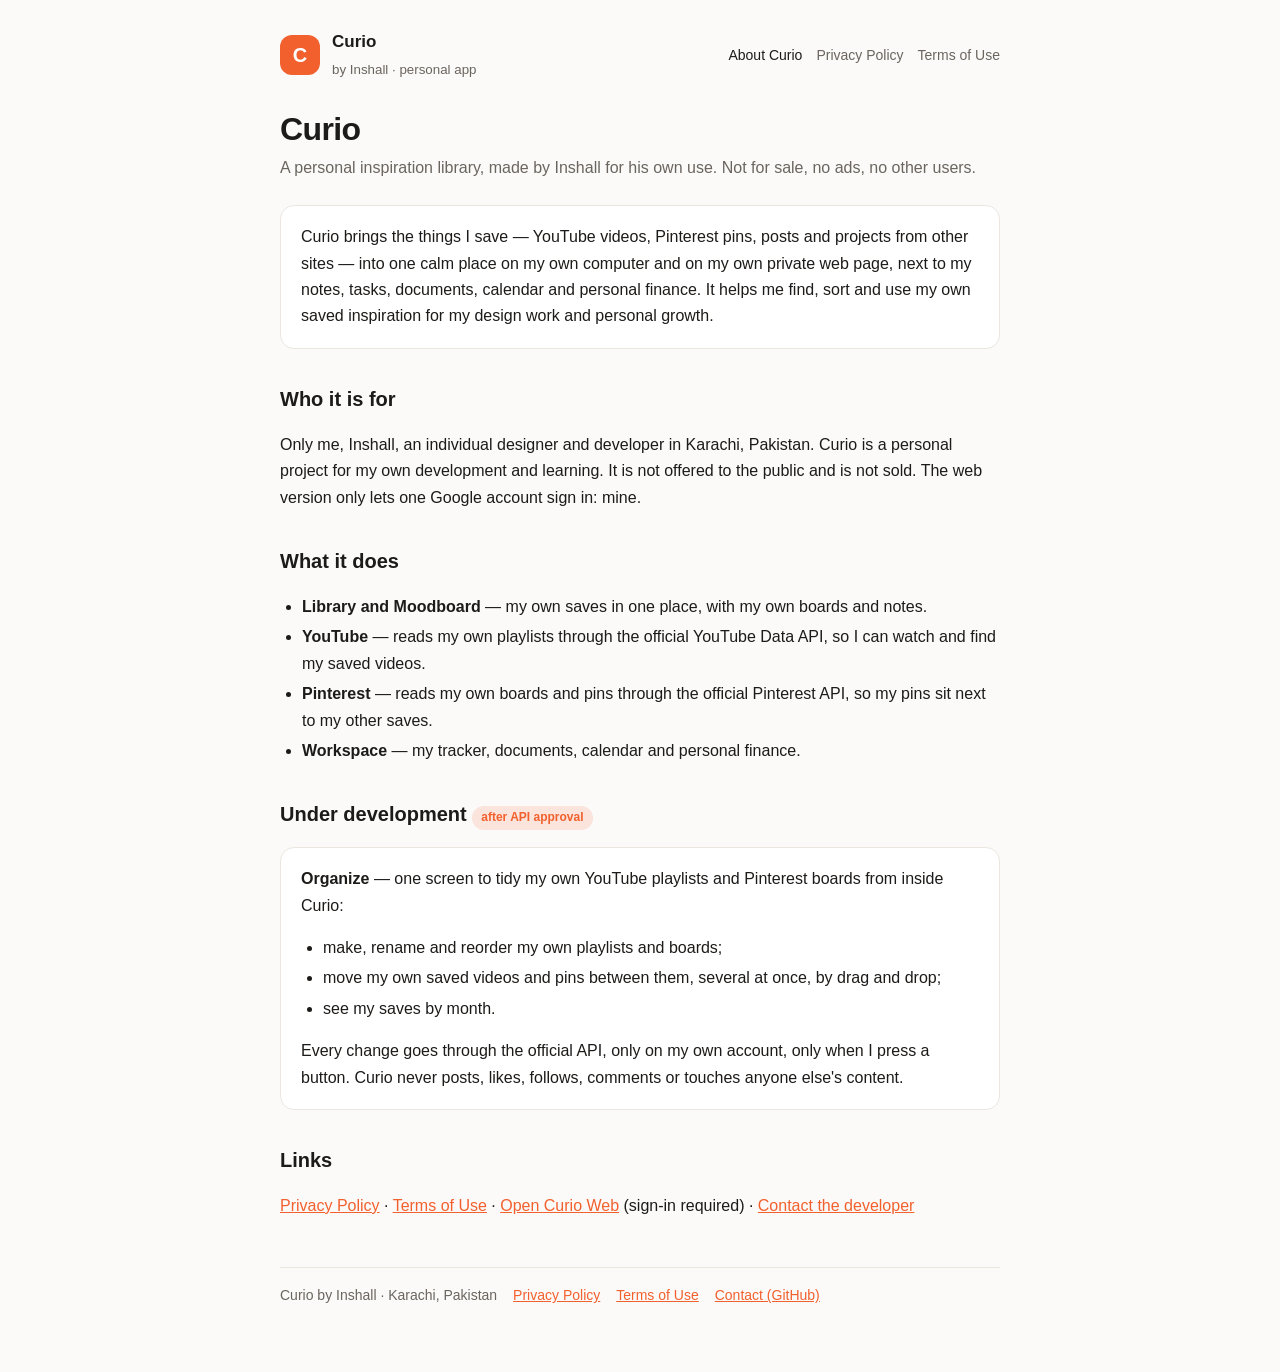
<file: public/inshall/index.html>
<!doctype html>
<html lang="en"><head><meta charset="utf-8"><meta name="viewport" content="width=device-width,initial-scale=1">
<title>About Curio · Curio by Inshall</title><meta name="description" content="Curio by Inshall — a personal inspiration library. About Curio.">
<link rel="icon" href="/icon.svg" type="image/svg+xml"><style>
:root{--bg:#fbfaf8;--card:#fff;--ink:#1d1b19;--muted:#6b6560;--line:#ebe6e0;--accent:#f2602d}
@media (prefers-color-scheme:dark){:root{--bg:#141312;--card:#1c1b19;--ink:#f2efeb;--muted:#a59e97;--line:#2c2a27}}
*{box-sizing:border-box}html{-webkit-text-size-adjust:100%}
body{margin:0;background:var(--bg);color:var(--ink);font:16px/1.65 Inter,-apple-system,"Segoe UI",Roboto,Helvetica,Arial,sans-serif}
.wrap{max-width:760px;margin:0 auto;padding:28px 20px 64px}
header{display:flex;align-items:center;gap:12px;margin-bottom:28px}
.logo{width:40px;height:40px;border-radius:12px;background:var(--accent);color:#fff;display:grid;place-items:center;font-weight:800;font-size:20px}
header b{display:block;font-size:17px}header small{color:var(--muted)}
nav.top{margin-left:auto;display:flex;gap:14px;font-size:14px;flex-wrap:wrap}
a{color:var(--accent)}nav.top a{color:var(--muted);text-decoration:none}nav.top a.on,nav.top a:hover{color:var(--ink)}
h1{font-size:32px;line-height:1.2;letter-spacing:-.02em;margin:0 0 6px}
h2{font-size:20px;margin:34px 0 8px}h3{font-size:16px;margin:20px 0 4px}
.sub{color:var(--muted);margin:0 0 24px}
.card{background:var(--card);border:1px solid var(--line);border-radius:14px;padding:18px 20px;margin:16px 0}
table{width:100%;border-collapse:collapse;font-size:15px}th,td{text-align:left;vertical-align:top;padding:9px 10px;border-bottom:1px solid var(--line)}
th{color:var(--muted);font-weight:600;font-size:13px}
.pill{display:inline-block;font-size:12px;font-weight:700;padding:2px 9px;border-radius:99px;background:color-mix(in srgb,var(--accent) 14%,transparent);color:var(--accent)}
ul{padding-left:22px}li{margin:4px 0}
footer{margin-top:48px;padding-top:16px;border-top:1px solid var(--line);color:var(--muted);font-size:14px;display:flex;gap:16px;flex-wrap:wrap}
</style></head>
<body><div class="wrap">
<header><div class="logo">C</div><div><b>Curio</b><small>by Inshall · personal app</small></div><nav class="top"><a href="/inshall/" class=on>About Curio</a><a href="/inshall/privacy-policy/">Privacy Policy</a><a href="/inshall/terms/">Terms of Use</a></nav></header>

<h1>Curio</h1>
<p class="sub">A personal inspiration library, made by Inshall for his own use. Not for sale, no ads, no other users.</p>
<div class="card"><p style="margin:0">Curio brings the things I save — YouTube videos, Pinterest pins, posts and projects from other sites — into one
calm place on my own computer and on my own private web page, next to my notes, tasks, documents, calendar and personal finance.
It helps me find, sort and use my own saved inspiration for my design work and personal growth.</p></div>

<h2>Who it is for</h2>
<p>Only me, Inshall, an individual designer and developer in Karachi, Pakistan. Curio is a personal project for my own development and learning.
It is not offered to the public and is not sold. The web version only lets one Google account sign in: mine.</p>

<h2>What it does</h2>
<ul>
<li><b>Library and Moodboard</b> — my own saves in one place, with my own boards and notes.</li>
<li><b>YouTube</b> — reads my own playlists through the official YouTube Data API, so I can watch and find my saved videos.</li>
<li><b>Pinterest</b> — reads my own boards and pins through the official Pinterest API, so my pins sit next to my other saves.</li>
<li><b>Workspace</b> — my tracker, documents, calendar and personal finance.</li>
</ul>

<h2>Under development <span class="pill">after API approval</span></h2>
<div class="card">
<p style="margin-top:0"><b>Organize</b> — one screen to tidy my own YouTube playlists and Pinterest boards from inside Curio:</p>
<ul>
<li>make, rename and reorder my own playlists and boards;</li>
<li>move my own saved videos and pins between them, several at once, by drag and drop;</li>
<li>see my saves by month.</li>
</ul>
<p style="margin-bottom:0">Every change goes through the official API, only on my own account, only when I press a button. Curio never posts, likes,
follows, comments or touches anyone else's content.</p>
</div>

<h2>Links</h2>
<p><a href="/inshall/privacy-policy/">Privacy Policy</a> · <a href="/inshall/terms/">Terms of Use</a> · <a href="/">Open Curio Web</a> (sign-in required) ·
<a href="https://github.com/InshallAdnan">Contact the developer</a></p>

<footer><span>Curio by Inshall · Karachi, Pakistan</span><a href="/inshall/privacy-policy/">Privacy Policy</a><a href="/inshall/terms/">Terms of Use</a><a href="https://github.com/InshallAdnan">Contact (GitHub)</a></footer>
</div></body></html>
</file>
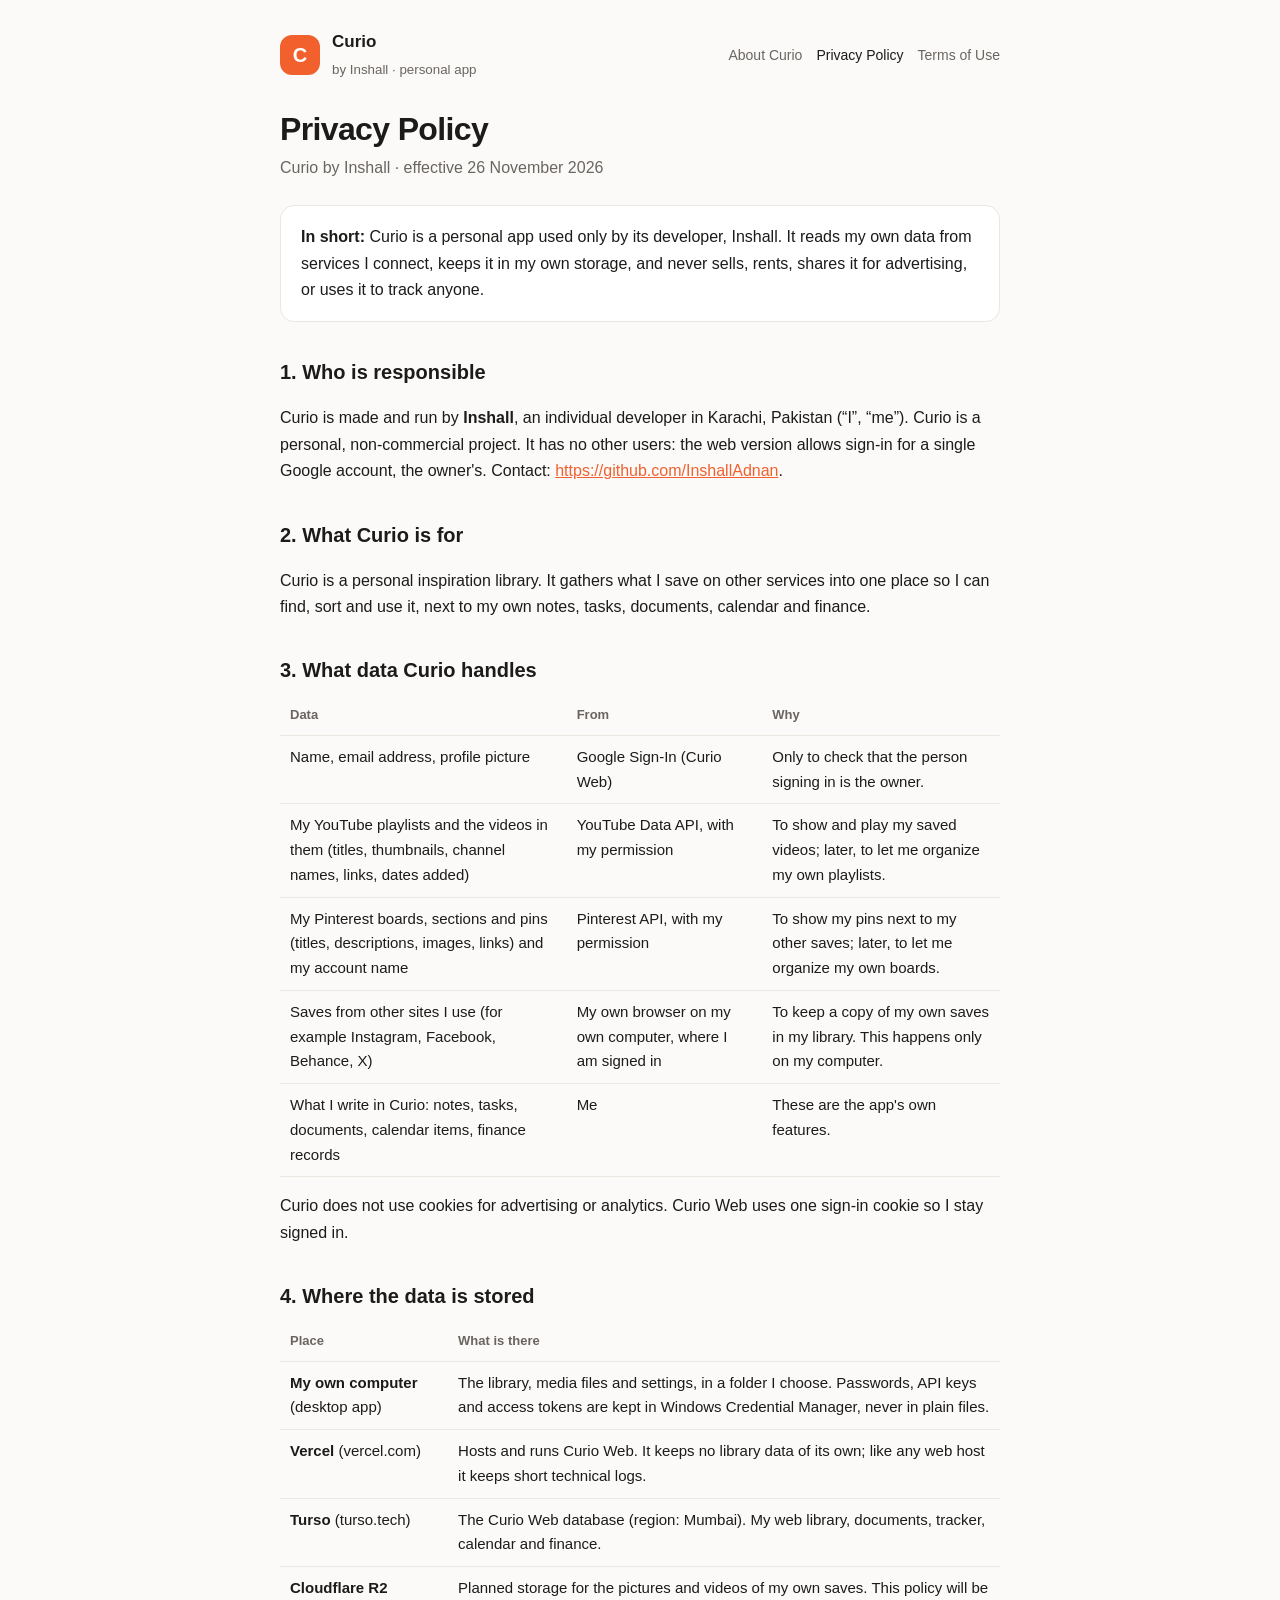
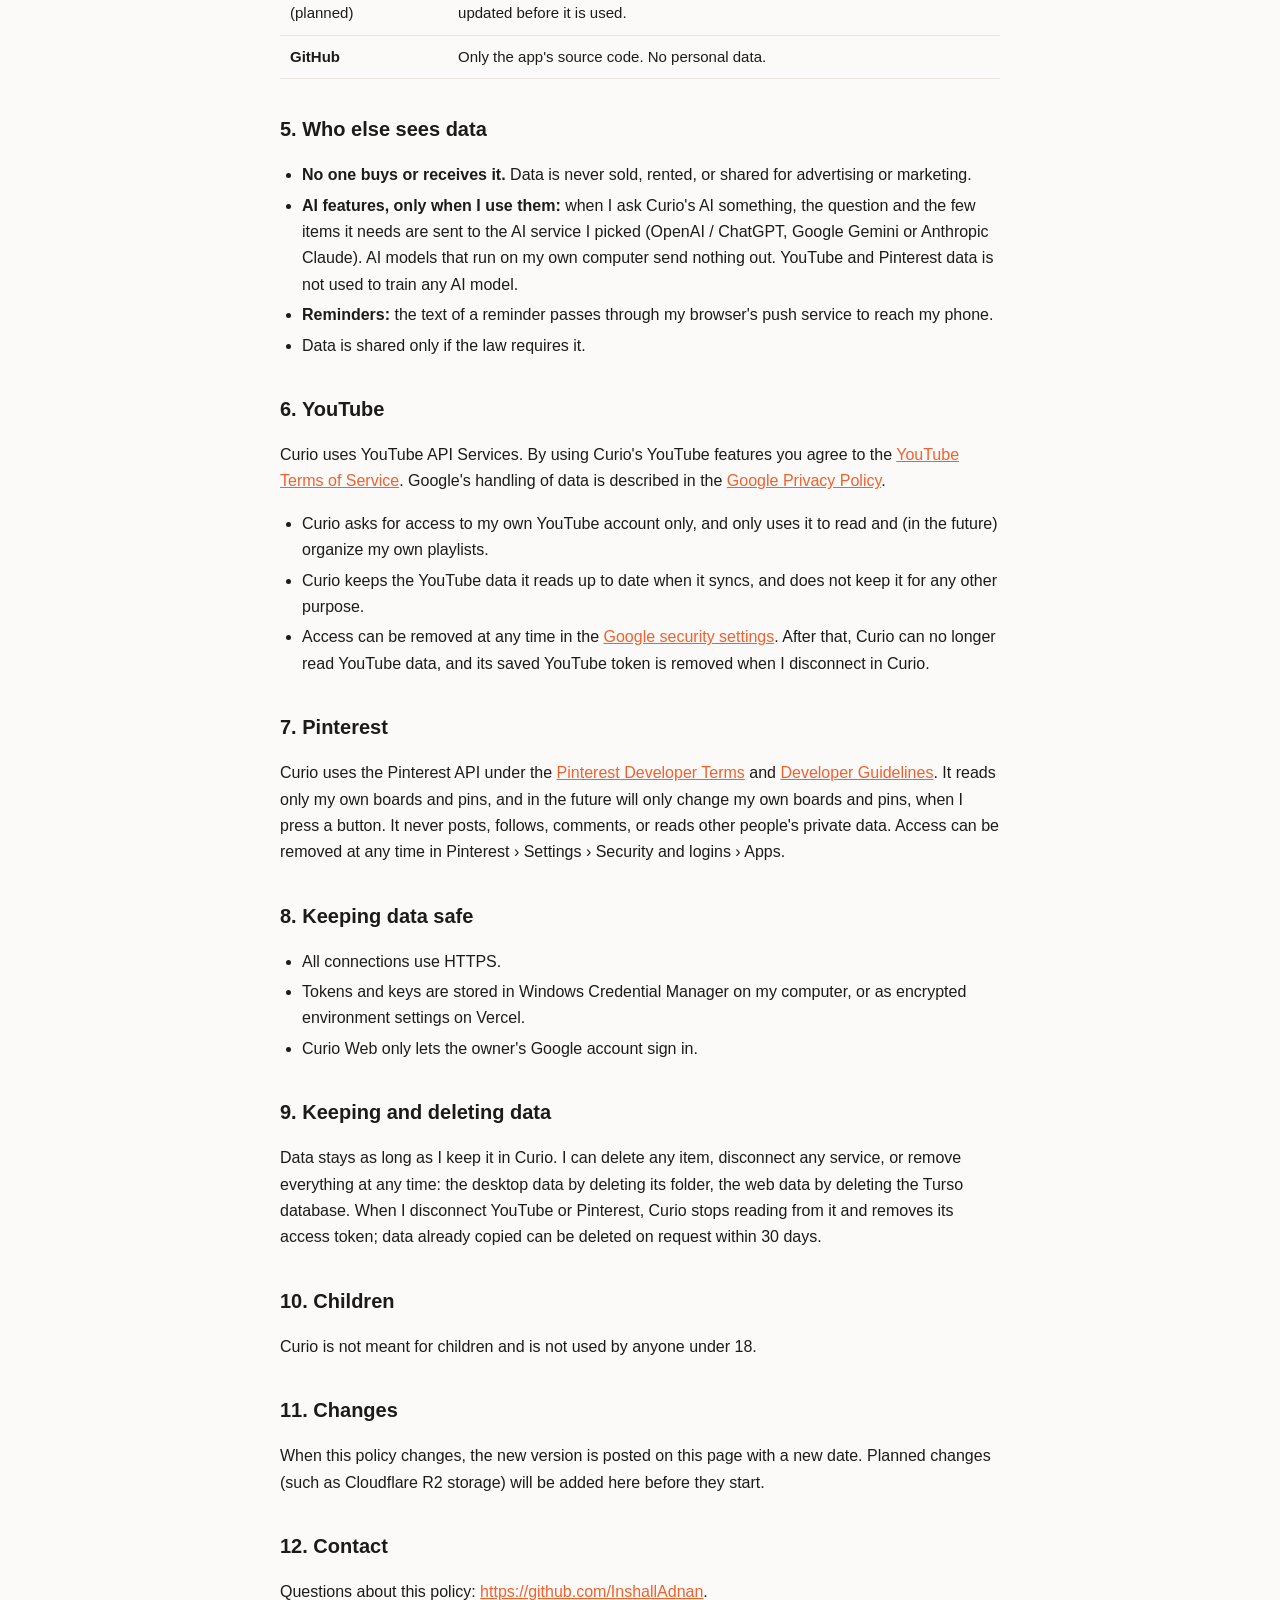
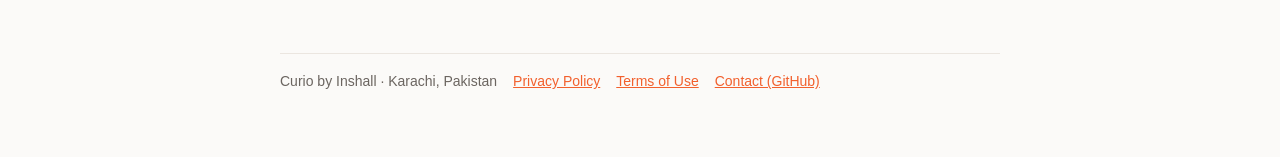
<file: public/inshall/privacy-policy/index.html>
<!doctype html>
<html lang="en"><head><meta charset="utf-8"><meta name="viewport" content="width=device-width,initial-scale=1">
<title>Privacy Policy · Curio by Inshall</title><meta name="description" content="Curio by Inshall — a personal inspiration library. Privacy Policy.">
<link rel="icon" href="/icon.svg" type="image/svg+xml"><style>
:root{--bg:#fbfaf8;--card:#fff;--ink:#1d1b19;--muted:#6b6560;--line:#ebe6e0;--accent:#f2602d}
@media (prefers-color-scheme:dark){:root{--bg:#141312;--card:#1c1b19;--ink:#f2efeb;--muted:#a59e97;--line:#2c2a27}}
*{box-sizing:border-box}html{-webkit-text-size-adjust:100%}
body{margin:0;background:var(--bg);color:var(--ink);font:16px/1.65 Inter,-apple-system,"Segoe UI",Roboto,Helvetica,Arial,sans-serif}
.wrap{max-width:760px;margin:0 auto;padding:28px 20px 64px}
header{display:flex;align-items:center;gap:12px;margin-bottom:28px}
.logo{width:40px;height:40px;border-radius:12px;background:var(--accent);color:#fff;display:grid;place-items:center;font-weight:800;font-size:20px}
header b{display:block;font-size:17px}header small{color:var(--muted)}
nav.top{margin-left:auto;display:flex;gap:14px;font-size:14px;flex-wrap:wrap}
a{color:var(--accent)}nav.top a{color:var(--muted);text-decoration:none}nav.top a.on,nav.top a:hover{color:var(--ink)}
h1{font-size:32px;line-height:1.2;letter-spacing:-.02em;margin:0 0 6px}
h2{font-size:20px;margin:34px 0 8px}h3{font-size:16px;margin:20px 0 4px}
.sub{color:var(--muted);margin:0 0 24px}
.card{background:var(--card);border:1px solid var(--line);border-radius:14px;padding:18px 20px;margin:16px 0}
table{width:100%;border-collapse:collapse;font-size:15px}th,td{text-align:left;vertical-align:top;padding:9px 10px;border-bottom:1px solid var(--line)}
th{color:var(--muted);font-weight:600;font-size:13px}
.pill{display:inline-block;font-size:12px;font-weight:700;padding:2px 9px;border-radius:99px;background:color-mix(in srgb,var(--accent) 14%,transparent);color:var(--accent)}
ul{padding-left:22px}li{margin:4px 0}
footer{margin-top:48px;padding-top:16px;border-top:1px solid var(--line);color:var(--muted);font-size:14px;display:flex;gap:16px;flex-wrap:wrap}
</style></head>
<body><div class="wrap">
<header><div class="logo">C</div><div><b>Curio</b><small>by Inshall · personal app</small></div><nav class="top"><a href="/inshall/">About Curio</a><a href="/inshall/privacy-policy/" class=on>Privacy Policy</a><a href="/inshall/terms/">Terms of Use</a></nav></header>

<h1>Privacy Policy</h1>
<p class="sub">Curio by Inshall · effective 26 November 2026</p>

<div class="card"><p style="margin:0"><b>In short:</b> Curio is a personal app used only by its developer, Inshall. It reads my own data from
services I connect, keeps it in my own storage, and never sells, rents, shares it for advertising, or uses it to track anyone.</p></div>

<h2>1. Who is responsible</h2>
<p>Curio is made and run by <b>Inshall</b>, an individual developer in Karachi, Pakistan (“I”, “me”). Curio is a personal, non-commercial
project. It has no other users: the web version allows sign-in for a single Google account, the owner's.
Contact: <a href="https://github.com/InshallAdnan">https://github.com/InshallAdnan</a>.</p>

<h2>2. What Curio is for</h2>
<p>Curio is a personal inspiration library. It gathers what I save on other services into one place so I can find, sort and use it,
next to my own notes, tasks, documents, calendar and finance.</p>

<h2>3. What data Curio handles</h2>
<table>
<tr><th>Data</th><th>From</th><th>Why</th></tr>
<tr><td>Name, email address, profile picture</td><td>Google Sign-In (Curio Web)</td><td>Only to check that the person signing in is the owner.</td></tr>
<tr><td>My YouTube playlists and the videos in them (titles, thumbnails, channel names, links, dates added)</td><td>YouTube Data API, with my permission</td><td>To show and play my saved videos; later, to let me organize my own playlists.</td></tr>
<tr><td>My Pinterest boards, sections and pins (titles, descriptions, images, links) and my account name</td><td>Pinterest API, with my permission</td><td>To show my pins next to my other saves; later, to let me organize my own boards.</td></tr>
<tr><td>Saves from other sites I use (for example Instagram, Facebook, Behance, X)</td><td>My own browser on my own computer, where I am signed in</td><td>To keep a copy of my own saves in my library. This happens only on my computer.</td></tr>
<tr><td>What I write in Curio: notes, tasks, documents, calendar items, finance records</td><td>Me</td><td>These are the app's own features.</td></tr>
</table>
<p>Curio does not use cookies for advertising or analytics. Curio Web uses one sign-in cookie so I stay signed in.</p>

<h2>4. Where the data is stored</h2>
<table>
<tr><th>Place</th><th>What is there</th></tr>
<tr><td><b>My own computer</b> (desktop app)</td><td>The library, media files and settings, in a folder I choose. Passwords, API keys and access tokens are kept in Windows Credential Manager, never in plain files.</td></tr>
<tr><td><b>Vercel</b> (vercel.com)</td><td>Hosts and runs Curio Web. It keeps no library data of its own; like any web host it keeps short technical logs.</td></tr>
<tr><td><b>Turso</b> (turso.tech)</td><td>The Curio Web database (region: Mumbai). My web library, documents, tracker, calendar and finance.</td></tr>
<tr><td><b>Cloudflare R2</b> (planned)</td><td>Planned storage for the pictures and videos of my own saves. This policy will be updated before it is used.</td></tr>
<tr><td><b>GitHub</b></td><td>Only the app's source code. No personal data.</td></tr>
</table>

<h2>5. Who else sees data</h2>
<ul>
<li><b>No one buys or receives it.</b> Data is never sold, rented, or shared for advertising or marketing.</li>
<li><b>AI features, only when I use them:</b> when I ask Curio's AI something, the question and the few items it needs are sent to the AI service I picked
(OpenAI / ChatGPT, Google Gemini or Anthropic Claude). AI models that run on my own computer send nothing out.
YouTube and Pinterest data is not used to train any AI model.</li>
<li><b>Reminders:</b> the text of a reminder passes through my browser's push service to reach my phone.</li>
<li>Data is shared only if the law requires it.</li>
</ul>

<h2>6. YouTube</h2>
<p>Curio uses YouTube API Services. By using Curio's YouTube features you agree to the
<a href="https://www.youtube.com/t/terms">YouTube Terms of Service</a>. Google's handling of data is described in the
<a href="http://www.google.com/policies/privacy">Google Privacy Policy</a>.</p>
<ul>
<li>Curio asks for access to my own YouTube account only, and only uses it to read and (in the future) organize my own playlists.</li>
<li>Curio keeps the YouTube data it reads up to date when it syncs, and does not keep it for any other purpose.</li>
<li>Access can be removed at any time in the
<a href="https://security.google.com/settings/security/permissions">Google security settings</a>. After that, Curio can no longer read YouTube data,
and its saved YouTube token is removed when I disconnect in Curio.</li>
</ul>

<h2>7. Pinterest</h2>
<p>Curio uses the Pinterest API under the <a href="https://developers.pinterest.com/terms/">Pinterest Developer Terms</a> and
<a href="https://policy.pinterest.com/en/developer-guidelines">Developer Guidelines</a>. It reads only my own boards and pins, and in the future will
only change my own boards and pins, when I press a button. It never posts, follows, comments, or reads other people's private data.
Access can be removed at any time in Pinterest › Settings › Security and logins › Apps.</p>

<h2>8. Keeping data safe</h2>
<ul>
<li>All connections use HTTPS.</li>
<li>Tokens and keys are stored in Windows Credential Manager on my computer, or as encrypted environment settings on Vercel.</li>
<li>Curio Web only lets the owner's Google account sign in.</li>
</ul>

<h2>9. Keeping and deleting data</h2>
<p>Data stays as long as I keep it in Curio. I can delete any item, disconnect any service, or remove everything at any time:
the desktop data by deleting its folder, the web data by deleting the Turso database. When I disconnect YouTube or Pinterest,
Curio stops reading from it and removes its access token; data already copied can be deleted on request within 30 days.</p>

<h2>10. Children</h2>
<p>Curio is not meant for children and is not used by anyone under 18.</p>

<h2>11. Changes</h2>
<p>When this policy changes, the new version is posted on this page with a new date. Planned changes (such as Cloudflare R2 storage) will be added here before they start.</p>

<h2>12. Contact</h2>
<p>Questions about this policy: <a href="https://github.com/InshallAdnan">https://github.com/InshallAdnan</a>.</p>

<footer><span>Curio by Inshall · Karachi, Pakistan</span><a href="/inshall/privacy-policy/">Privacy Policy</a><a href="/inshall/terms/">Terms of Use</a><a href="https://github.com/InshallAdnan">Contact (GitHub)</a></footer>
</div></body></html>
</file>
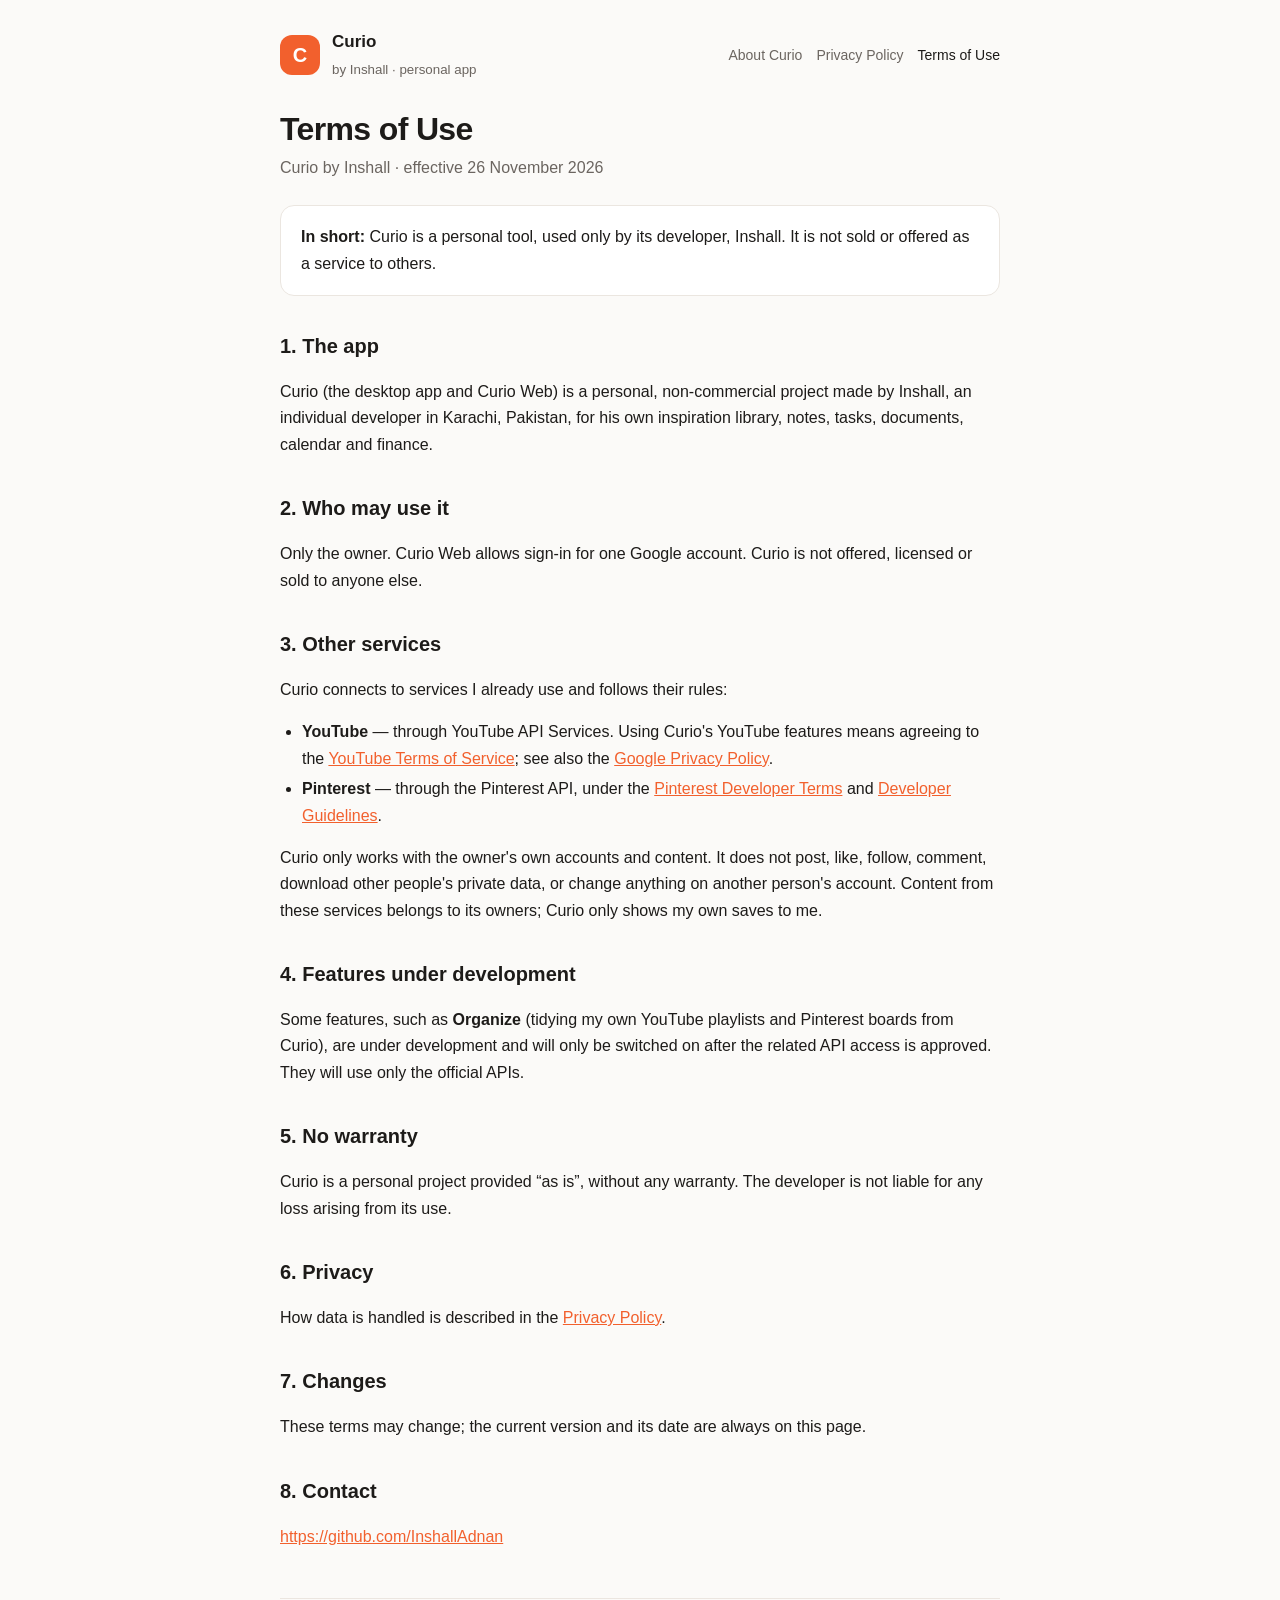
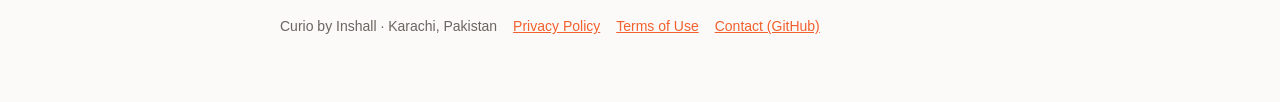
<file: public/inshall/terms/index.html>
<!doctype html>
<html lang="en"><head><meta charset="utf-8"><meta name="viewport" content="width=device-width,initial-scale=1">
<title>Terms of Use · Curio by Inshall</title><meta name="description" content="Curio by Inshall — a personal inspiration library. Terms of Use.">
<link rel="icon" href="/icon.svg" type="image/svg+xml"><style>
:root{--bg:#fbfaf8;--card:#fff;--ink:#1d1b19;--muted:#6b6560;--line:#ebe6e0;--accent:#f2602d}
@media (prefers-color-scheme:dark){:root{--bg:#141312;--card:#1c1b19;--ink:#f2efeb;--muted:#a59e97;--line:#2c2a27}}
*{box-sizing:border-box}html{-webkit-text-size-adjust:100%}
body{margin:0;background:var(--bg);color:var(--ink);font:16px/1.65 Inter,-apple-system,"Segoe UI",Roboto,Helvetica,Arial,sans-serif}
.wrap{max-width:760px;margin:0 auto;padding:28px 20px 64px}
header{display:flex;align-items:center;gap:12px;margin-bottom:28px}
.logo{width:40px;height:40px;border-radius:12px;background:var(--accent);color:#fff;display:grid;place-items:center;font-weight:800;font-size:20px}
header b{display:block;font-size:17px}header small{color:var(--muted)}
nav.top{margin-left:auto;display:flex;gap:14px;font-size:14px;flex-wrap:wrap}
a{color:var(--accent)}nav.top a{color:var(--muted);text-decoration:none}nav.top a.on,nav.top a:hover{color:var(--ink)}
h1{font-size:32px;line-height:1.2;letter-spacing:-.02em;margin:0 0 6px}
h2{font-size:20px;margin:34px 0 8px}h3{font-size:16px;margin:20px 0 4px}
.sub{color:var(--muted);margin:0 0 24px}
.card{background:var(--card);border:1px solid var(--line);border-radius:14px;padding:18px 20px;margin:16px 0}
table{width:100%;border-collapse:collapse;font-size:15px}th,td{text-align:left;vertical-align:top;padding:9px 10px;border-bottom:1px solid var(--line)}
th{color:var(--muted);font-weight:600;font-size:13px}
.pill{display:inline-block;font-size:12px;font-weight:700;padding:2px 9px;border-radius:99px;background:color-mix(in srgb,var(--accent) 14%,transparent);color:var(--accent)}
ul{padding-left:22px}li{margin:4px 0}
footer{margin-top:48px;padding-top:16px;border-top:1px solid var(--line);color:var(--muted);font-size:14px;display:flex;gap:16px;flex-wrap:wrap}
</style></head>
<body><div class="wrap">
<header><div class="logo">C</div><div><b>Curio</b><small>by Inshall · personal app</small></div><nav class="top"><a href="/inshall/">About Curio</a><a href="/inshall/privacy-policy/">Privacy Policy</a><a href="/inshall/terms/" class=on>Terms of Use</a></nav></header>

<h1>Terms of Use</h1>
<p class="sub">Curio by Inshall · effective 26 November 2026</p>

<div class="card"><p style="margin:0"><b>In short:</b> Curio is a personal tool, used only by its developer, Inshall. It is not sold or offered as a service to others.</p></div>

<h2>1. The app</h2>
<p>Curio (the desktop app and Curio Web) is a personal, non-commercial project made by Inshall, an individual developer in Karachi, Pakistan,
for his own inspiration library, notes, tasks, documents, calendar and finance.</p>

<h2>2. Who may use it</h2>
<p>Only the owner. Curio Web allows sign-in for one Google account. Curio is not offered, licensed or sold to anyone else.</p>

<h2>3. Other services</h2>
<p>Curio connects to services I already use and follows their rules:</p>
<ul>
<li><b>YouTube</b> — through YouTube API Services. Using Curio's YouTube features means agreeing to the <a href="https://www.youtube.com/t/terms">YouTube Terms of Service</a>; see also the <a href="http://www.google.com/policies/privacy">Google Privacy Policy</a>.</li>
<li><b>Pinterest</b> — through the Pinterest API, under the <a href="https://developers.pinterest.com/terms/">Pinterest Developer Terms</a> and <a href="https://policy.pinterest.com/en/developer-guidelines">Developer Guidelines</a>.</li>
</ul>
<p>Curio only works with the owner's own accounts and content. It does not post, like, follow, comment, download other people's private data,
or change anything on another person's account. Content from these services belongs to its owners; Curio only shows my own saves to me.</p>

<h2>4. Features under development</h2>
<p>Some features, such as <b>Organize</b> (tidying my own YouTube playlists and Pinterest boards from Curio), are under development and will only be
switched on after the related API access is approved. They will use only the official APIs.</p>

<h2>5. No warranty</h2>
<p>Curio is a personal project provided “as is”, without any warranty. The developer is not liable for any loss arising from its use.</p>

<h2>6. Privacy</h2>
<p>How data is handled is described in the <a href="/inshall/privacy-policy/">Privacy Policy</a>.</p>

<h2>7. Changes</h2>
<p>These terms may change; the current version and its date are always on this page.</p>

<h2>8. Contact</h2>
<p><a href="https://github.com/InshallAdnan">https://github.com/InshallAdnan</a></p>

<footer><span>Curio by Inshall · Karachi, Pakistan</span><a href="/inshall/privacy-policy/">Privacy Policy</a><a href="/inshall/terms/">Terms of Use</a><a href="https://github.com/InshallAdnan">Contact (GitHub)</a></footer>
</div></body></html>
</file>
